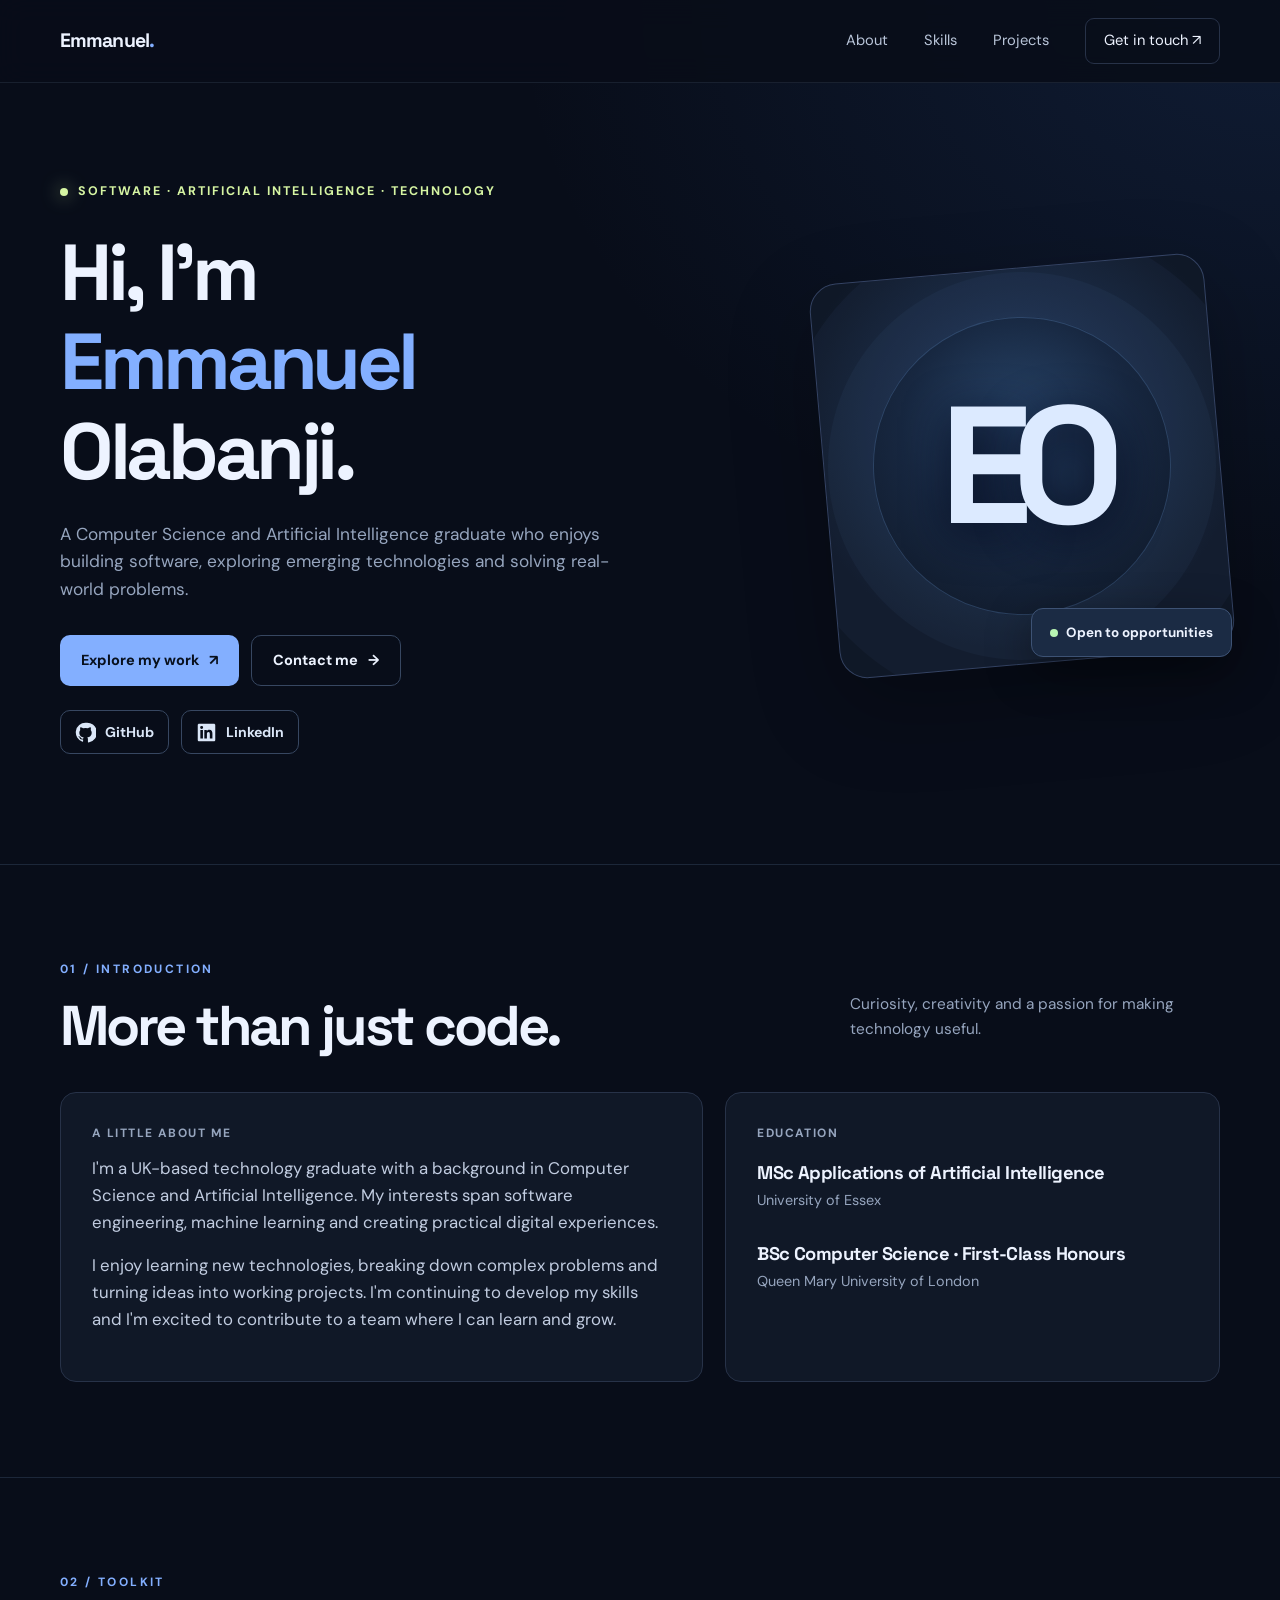
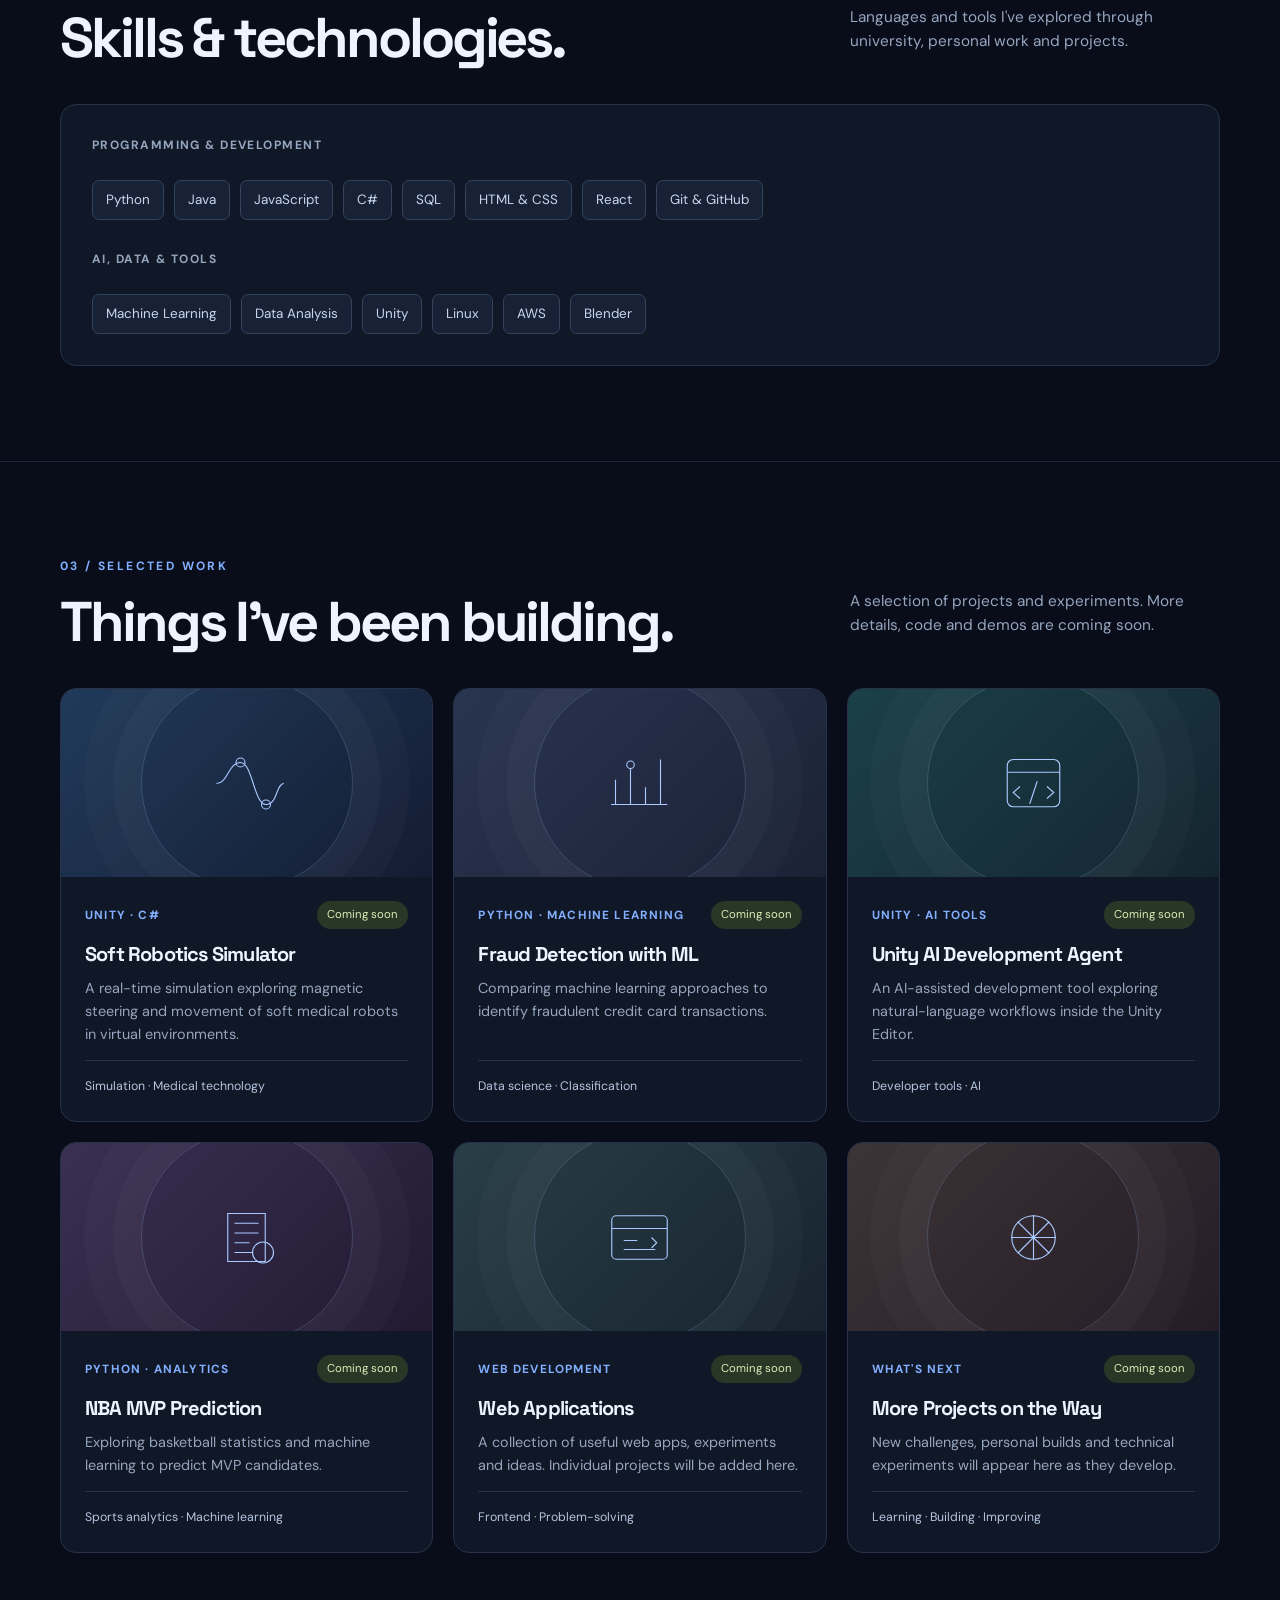
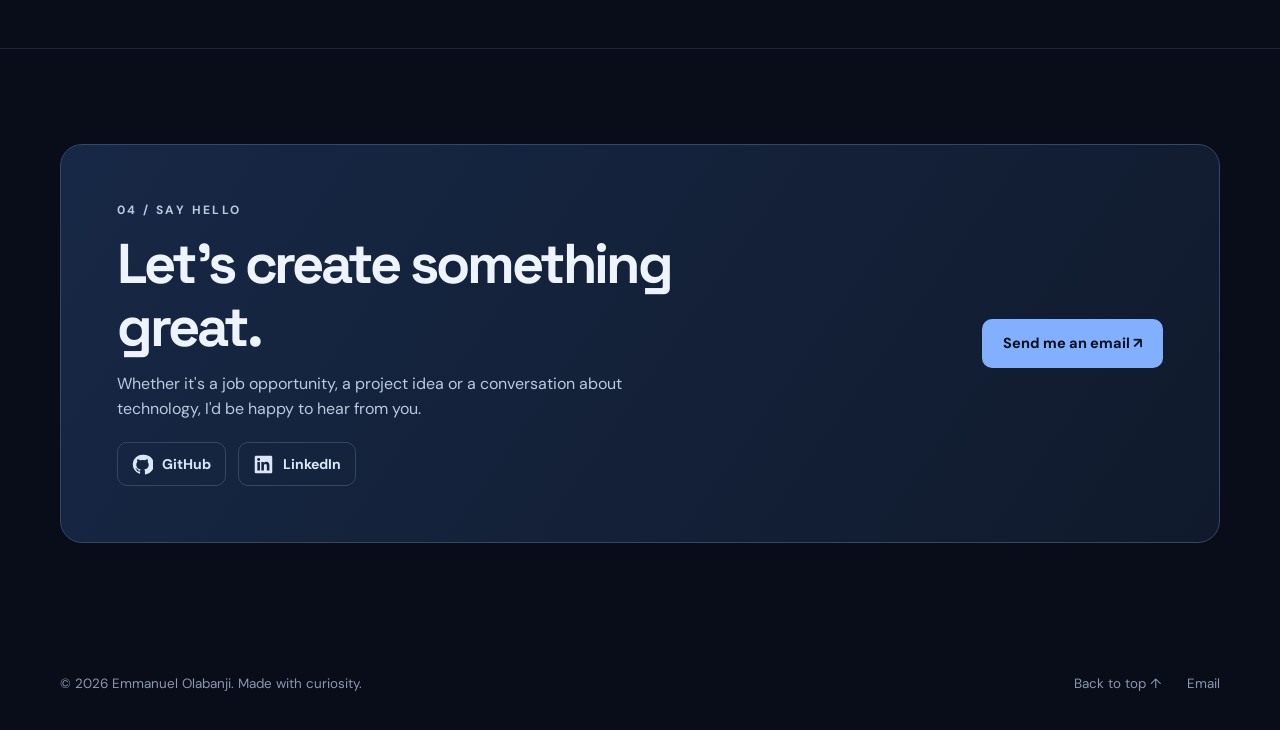
<file: index.html>
<!doctype html>
<html lang="en-GB">
<head>
  <meta charset="utf-8" />
  <meta name="viewport" content="width=device-width, initial-scale=1" />
  <meta name="theme-color" content="#0b1020" />
  <meta name="description" content="Emmanuel Olabanji — Computer Science and Artificial Intelligence graduate. Exploring software engineering, AI and creative technology." />
  <title>Emmanuel Olabanji — Software & AI Portfolio</title>
  <link rel="preconnect" href="https://fonts.googleapis.com" />
  <link rel="preconnect" href="https://fonts.gstatic.com" crossorigin />
  <link href="https://fonts.googleapis.com/css2?family=DM+Sans:wght@400;500;600;700&family=Space+Grotesk:wght@400;500;600;700&display=swap" rel="stylesheet" />
  <style>
    :root{--bg:#080d19;--surface:#101827;--surface2:#141e30;--line:#273248;--text:#edf3ff;--muted:#96a5be;--blue:#83afff;--lime:#d6f5a3;--max:1160px}
    *{box-sizing:border-box}html{scroll-behavior:smooth}body{margin:0;background:var(--bg);color:var(--text);font-family:'DM Sans',system-ui,sans-serif;line-height:1.6}body::before{content:"";position:absolute;top:0;right:0;width:65vw;height:640px;pointer-events:none;background:radial-gradient(ellipse at top right,rgba(50,97,175,.18),transparent 65%)}a{color:inherit;text-decoration:none}button{font:inherit}::selection{background:#83afff;color:#08101d}.container{width:min(calc(100% - 48px),var(--max));margin:auto}.header{position:sticky;top:0;z-index:10;background:rgba(8,13,25,.88);backdrop-filter:blur(14px);border-bottom:1px solid rgba(151,173,210,.12)}.nav{height:82px;display:flex;align-items:center;justify-content:space-between;gap:20px}.brand{font-family:'Space Grotesk',sans-serif;font-size:1.22rem;font-weight:700;letter-spacing:-.045em}.brand span{color:var(--blue)}.navlinks{display:flex;gap:36px;align-items:center;color:#b9c5d9;font-size:.92rem}.navlinks a:hover,.footer a:hover{color:var(--blue)}.navcta{padding:10px 18px;border:1px solid var(--line);border-radius:9px;color:var(--text)!important}.navcta:hover{border-color:var(--blue)}.menu{display:none;background:transparent;border:1px solid var(--line);border-radius:8px;color:var(--text);padding:8px 12px}.hero{min-height:650px;display:grid;grid-template-columns:1.5fr .85fr;align-items:center;gap:65px;padding:95px 0 110px}.eyebrow{display:inline-flex;align-items:center;gap:10px;color:var(--lime);font-size:.78rem;font-weight:700;letter-spacing:.16em;text-transform:uppercase}.dot{height:8px;width:8px;background:var(--lime);border-radius:50%;box-shadow:0 0 18px rgba(214,245,163,.7)}h1,h2,h3,p{margin-top:0}h1,h2,h3{font-family:'Space Grotesk',sans-serif;line-height:1.13;letter-spacing:-.055em}h1{font-size:clamp(3.4rem,6.2vw,6rem);margin:24px 0}.gradient{color:var(--blue)}.intro{color:var(--muted);font-size:1.08rem;max-width:590px;margin-bottom:31px}.buttons{display:flex;flex-wrap:wrap;gap:12px}.btn{display:inline-flex;align-items:center;justify-content:center;gap:10px;padding:13px 21px;border-radius:10px;font-weight:700;font-size:.91rem;transition:transform .2s,background .2s}.btn:hover{transform:translateY(-2px)}.btn.primary{background:var(--blue);color:#08101d}.btn.secondary{border:1px solid #374761;color:var(--text)}.hero-art{position:relative;aspect-ratio:1/1.08;display:grid;place-items:center}.artbox{width:100%;aspect-ratio:1;border:1px solid #344363;border-radius:28px;background:radial-gradient(circle at 50% 40%,#29466b 0,#172740 38%,#0f1827 73%);transform:rotate(-5deg);box-shadow:0 30px 85px #0004;display:grid;place-items:center;overflow:hidden}.artbox:before{content:"";position:absolute;width:75%;aspect-ratio:1;border:1px solid #5b84bb55;border-radius:50%;box-shadow:0 0 0 45px #87aefe0a,0 0 0 95px #87aefe09}.initials{font-family:'Space Grotesk';font-size:clamp(6rem,13vw,11rem);font-weight:700;letter-spacing:-.12em;color:#dceaff;transform:rotate(5deg);z-index:1;text-shadow:0 10px 45px #050b1f}.float-tag{position:absolute;right:-12px;bottom:23px;background:#1b2b44;border:1px solid #3d5274;box-shadow:0 14px 45px #0006;padding:13px 18px;border-radius:12px;font-size:.84rem;font-weight:700}.tag-dot{display:inline-block;background:#b8f5b3;width:8px;height:8px;border-radius:50%;margin-right:8px}.section{padding:95px 0;border-top:1px solid #1c2739;scroll-margin-top:80px}.section-head{display:flex;justify-content:space-between;align-items:end;gap:30px;margin-bottom:35px}.kicker{font-size:.75rem;text-transform:uppercase;letter-spacing:.2em;color:var(--blue);font-weight:700;margin-bottom:14px}.section h2{font-size:clamp(2.2rem,4.4vw,3.5rem);margin:0}.section-note{max-width:370px;color:var(--muted);font-size:.96rem}.about-grid{display:grid;grid-template-columns:1.3fr 1fr;gap:22px}.panel{background:var(--surface);border:1px solid var(--line);border-radius:16px;padding:31px}.about-copy{font-size:1.05rem;color:#c1cce0}.mini-label{font-size:.75rem;text-transform:uppercase;letter-spacing:.12em;color:var(--muted);font-weight:700}.education{display:grid;gap:24px}.education h3{font-size:1.15rem;margin:8px 0 5px;letter-spacing:-.03em}.education p{color:var(--muted);margin:0;font-size:.9rem}.skills{display:flex;gap:10px;flex-wrap:wrap;margin-top:25px}.chip{border:1px solid #34425a;background:#172237;color:#c9d6eb;padding:8px 13px;border-radius:7px;font-size:.84rem}.projects{display:grid;grid-template-columns:repeat(3,1fr);gap:20px}.project{background:var(--surface);border:1px solid var(--line);border-radius:16px;overflow:hidden;display:flex;flex-direction:column;transition:transform .2s,border-color .2s}.project:hover{transform:translateY(-4px);border-color:#4c6387}.project-art{height:188px;position:relative;overflow:hidden;display:flex;align-items:center;justify-content:center;background:linear-gradient(135deg,#213a5a,#131c32)}.project-art::before{content:"";position:absolute;width:210px;height:210px;border:1px solid #8bacda44;border-radius:50%;box-shadow:0 0 0 28px #ffffff06,0 0 0 57px #ffffff05}.project-art svg{position:relative;z-index:1;width:75px;height:75px;stroke:#a9c9ff;fill:none;stroke-width:1.5}.project:nth-child(2) .project-art{background:linear-gradient(135deg,#29344f,#1b2236)}.project:nth-child(3) .project-art{background:linear-gradient(135deg,#1b4048,#142530)}.project:nth-child(4) .project-art{background:linear-gradient(135deg,#3a3052,#211a31)}.project:nth-child(5) .project-art{background:linear-gradient(135deg,#293e48,#17232e)}.project:nth-child(6) .project-art{background:linear-gradient(135deg,#3d3436,#251c27)}.project-body{padding:24px;display:flex;flex:1;flex-direction:column}.project-top{display:flex;justify-content:space-between;gap:10px;align-items:center;margin-bottom:14px}.category{color:var(--blue);font-size:.74rem;text-transform:uppercase;letter-spacing:.1em;font-weight:700}.status{font-size:.71rem;color:#dfedb8;background:#293726;padding:5px 10px;border-radius:999px;white-space:nowrap}.project h3{font-size:1.25rem;margin-bottom:11px;letter-spacing:-.04em}.project p{color:var(--muted);font-size:.9rem;flex:1}.project-footer{color:#b6c5df;font-size:.77rem;padding-top:16px;border-top:1px solid var(--line)}.contact{background:linear-gradient(125deg,#172846,#101a2c);border:1px solid #334767;border-radius:22px;padding:56px;display:flex;justify-content:space-between;align-items:center;gap:35px}.contact h2{max-width:580px;margin:12px 0}.contact p{color:#bac9df;max-width:550px;margin-bottom:0}.footer{display:flex;justify-content:space-between;gap:20px;align-items:center;padding:35px 0;color:#8998b2;font-size:.84rem}.footer-links{display:flex;gap:25px}.skip{position:absolute;left:-999px}.skip:focus{left:15px;top:15px;z-index:100;background:#fff;color:#000;padding:8px}@media(max-width:900px){.hero{gap:35px;min-height:570px}.projects{grid-template-columns:repeat(2,1fr)}.hero-art{max-width:320px}.contact{padding:35px}}@media(max-width:680px){.container{width:min(calc(100% - 36px),var(--max))}.nav{height:70px}.menu{display:block}.navlinks{display:none;position:absolute;top:70px;left:0;right:0;background:#101827;border-bottom:1px solid var(--line);padding:20px 24px;flex-direction:column;align-items:flex-start;gap:18px}.navlinks.open{display:flex}.hero{grid-template-columns:1fr;gap:20px;padding:65px 0 80px}.hero-art{max-width:270px;width:80%;justify-self:center}.section{padding:72px 0}.section-head{display:block}.section-note{margin-top:15px}.about-grid,.projects{grid-template-columns:1fr}.contact{display:block;padding:29px}.contact .btn{margin-top:25px}.footer{flex-direction:column;align-items:flex-start}h1{font-size:clamp(3.15rem,12vw,5rem)}}@media(prefers-reduced-motion:reduce){html{scroll-behavior:auto}.btn,.project{transition:none}}
  .social-links{display:flex;align-items:center;flex-wrap:wrap;gap:12px;margin-top:24px}.social-links a{display:inline-flex;align-items:center;gap:9px;padding:10px 14px;border:1px solid #374761;border-radius:10px;color:#dbe7f8;font-size:.88rem;font-weight:700;transition:color .2s,border-color .2s,transform .2s}.social-links a:hover,.social-links a:focus-visible{color:var(--blue);border-color:var(--blue);transform:translateY(-2px)}.social-links svg{width:21px;height:21px;flex:none}.contact-social{margin-top:20px}.footer-links{align-items:center;flex-wrap:wrap}@media(prefers-reduced-motion:reduce){.social-links a{transition:none}}
  </style>
</head>
<body>
<a class="skip" href="#main">Skip to main content</a>
<header class="header"><nav class="container nav" aria-label="Main navigation"><a class="brand" href="#top">Emmanuel<span>.</span></a><button class="menu" id="menu" aria-expanded="false" aria-controls="navlinks" aria-label="Toggle navigation">☰</button><div class="navlinks" id="navlinks"><a href="#about">About</a><a href="#skills">Skills</a><a href="#projects">Projects</a><a class="navcta" href="#contact">Get in touch ↗</a></div></nav></header>
<main id="main"><div class="container" id="top"><section class="hero" aria-labelledby="hero-title"><div><div class="eyebrow"><span class="dot"></span> Software · Artificial Intelligence · Technology</div><h1 id="hero-title">Hi, I'm <br><span class="gradient">Emmanuel</span><br>Olabanji.</h1><p class="intro">A Computer Science and Artificial Intelligence graduate who enjoys building software, exploring emerging technologies and solving real-world problems.</p><div class="buttons"><a class="btn primary" href="#projects">Explore my work <span aria-hidden="true">↗</span></a><a class="btn secondary" href="mailto:emmanuelolabanji@gmail.com">Contact me <span aria-hidden="true">→</span></a></div><div class="social-links" aria-label="Social profiles"><a href="https://github.com/Emmanuel-Olabanji" target="_blank" rel="noopener noreferrer" aria-label="Visit Emmanuel's GitHub profile" title="GitHub"><svg viewBox="0 0 24 24" aria-hidden="true" fill="currentColor"><path d="M12 .9a11.1 11.1 0 0 0-3.51 21.63c.55.1.76-.24.76-.54v-2.11c-3.09.67-3.74-1.31-3.74-1.31-.5-1.29-1.23-1.63-1.23-1.63-1.01-.69.08-.68.08-.68 1.12.08 1.71 1.15 1.71 1.15 1 .1.77 2.33 3.2 1.65.1-.73.4-1.22.72-1.5-2.47-.28-5.07-1.24-5.07-5.51 0-1.22.44-2.22 1.15-3-.12-.28-.5-1.42.11-2.96 0 0 .94-.3 3.05 1.15a10.6 10.6 0 0 1 5.55 0c2.11-1.45 3.05-1.15 3.05-1.15.61 1.54.23 2.68.11 2.96.72.78 1.15 1.78 1.15 3 0 4.28-2.6 5.23-5.08 5.5.41.36.77 1.05.77 2.12v3.14c0 .3.2.65.77.54A11.1 11.1 0 0 0 12 .9Z"/></svg><span>GitHub</span></a><a href="https://www.linkedin.com/in/emmanuelolabanji/" target="_blank" rel="noopener noreferrer" aria-label="Visit Emmanuel's LinkedIn profile" title="LinkedIn"><svg viewBox="0 0 24 24" aria-hidden="true" fill="currentColor"><path d="M20.45 2H3.55C2.69 2 2 2.68 2 3.52v16.96c0 .84.69 1.52 1.55 1.52h16.9c.86 0 1.55-.68 1.55-1.52V3.52c0-.84-.69-1.52-1.55-1.52ZM7.93 18.75H4.98V9.2h2.95v9.55ZM6.46 7.89a1.71 1.71 0 1 1 0-3.42 1.71 1.71 0 0 1 0 3.42Zm12.3 10.86h-2.95V14.1c0-1.11-.02-2.54-1.55-2.54-1.55 0-1.79 1.21-1.79 2.46v4.73H9.52V9.2h2.83v1.31h.04c.39-.75 1.36-1.54 2.79-1.54 2.99 0 3.58 1.97 3.58 4.53v5.25Z"/></svg><span>LinkedIn</span></a></div></div><div class="hero-art" aria-hidden="true"><div class="artbox"><span class="initials">EO</span></div><div class="float-tag"><span class="tag-dot"></span>Open to opportunities</div></div></section></div>
<section class="section" id="about"><div class="container"><div class="section-head"><div><p class="kicker">01 / Introduction</p><h2>More than just code.</h2></div><p class="section-note">Curiosity, creativity and a passion for making technology useful.</p></div><div class="about-grid"><div class="panel"><p class="mini-label">A little about me</p><p class="about-copy">I'm a UK-based technology graduate with a background in Computer Science and Artificial Intelligence. My interests span software engineering, machine learning and creating practical digital experiences.</p><p class="about-copy">I enjoy learning new technologies, breaking down complex problems and turning ideas into working projects. I'm continuing to develop my skills and I'm excited to contribute to a team where I can learn and grow.</p></div><div class="panel"><p class="mini-label">Education</p><div class="education"><div><h3>MSc Applications of Artificial Intelligence</h3><p>University of Essex</p></div><div><h3>BSc Computer Science · First-Class Honours</h3><p>Queen Mary University of London</p></div></div></div></div></div></section>
<section class="section" id="skills"><div class="container"><div class="section-head"><div><p class="kicker">02 / Toolkit</p><h2>Skills & technologies.</h2></div><p class="section-note">Languages and tools I've explored through university, personal work and projects.</p></div><div class="panel"><p class="mini-label">Programming & development</p><div class="skills"><span class="chip">Python</span><span class="chip">Java</span><span class="chip">JavaScript</span><span class="chip">C#</span><span class="chip">SQL</span><span class="chip">HTML & CSS</span><span class="chip">React</span><span class="chip">Git & GitHub</span></div><p class="mini-label" style="margin-top:30px">AI, data & tools</p><div class="skills"><span class="chip">Machine Learning</span><span class="chip">Data Analysis</span><span class="chip">Unity</span><span class="chip">Linux</span><span class="chip">AWS</span><span class="chip">Blender</span></div></div></div></section>
<section class="section" id="projects"><div class="container"><div class="section-head"><div><p class="kicker">03 / Selected work</p><h2>Things I've been building.</h2></div><p class="section-note">A selection of projects and experiments. More details, code and demos are coming soon.</p></div><div class="projects">
<article class="project"><div class="project-art"><svg viewBox="0 0 100 100" aria-hidden="true"><path d="M10 50C25 50 26 22 42 22S60 78 76 78s13-28 24-28"/><circle cx="42" cy="22" r="6"/><circle cx="76" cy="78" r="6"/></svg></div><div class="project-body"><div class="project-top"><span class="category">Unity · C#</span><span class="status">Coming soon</span></div><h3>Soft Robotics Simulator</h3><p>A real-time simulation exploring magnetic steering and movement of soft medical robots in virtual environments.</p><div class="project-footer">Simulation · Medical technology</div></div></article>
<article class="project"><div class="project-art"><svg viewBox="0 0 100 100" aria-hidden="true"><path d="M18 78V45M38 78V30M58 78V55M78 78V18M12 78h75"/><circle cx="38" cy="25" r="5"/></svg></div><div class="project-body"><div class="project-top"><span class="category">Python · Machine Learning</span><span class="status">Coming soon</span></div><h3>Fraud Detection with ML</h3><p>Comparing machine learning approaches to identify fraudulent credit card transactions.</p><div class="project-footer">Data science · Classification</div></div></article>
<article class="project"><div class="project-art"><svg viewBox="0 0 100 100" aria-hidden="true"><rect x="15" y="18" width="70" height="63" rx="8"/><path d="M15 35h70M32 54l-9 8 9 8m36-16 9 8-9 8M55 47l-10 30"/></svg></div><div class="project-body"><div class="project-top"><span class="category">Unity · AI Tools</span><span class="status">Coming soon</span></div><h3>Unity AI Development Agent</h3><p>An AI-assisted development tool exploring natural-language workflows inside the Unity Editor.</p><div class="project-footer">Developer tools · AI</div></div></article>
<article class="project"><div class="project-art"><svg viewBox="0 0 100 100" aria-hidden="true"><path d="M25 18h50v64H25zM34 31h32M34 44h32M34 57h20M34 70h25"/><circle cx="72" cy="70" r="14"/></svg></div><div class="project-body"><div class="project-top"><span class="category">Python · Analytics</span><span class="status">Coming soon</span></div><h3>NBA MVP Prediction</h3><p>Exploring basketball statistics and machine learning to predict MVP candidates.</p><div class="project-footer">Sports analytics · Machine learning</div></div></article>
<article class="project"><div class="project-art"><svg viewBox="0 0 100 100" aria-hidden="true"><rect x="13" y="21" width="74" height="58" rx="6"/><path d="M13 38h74M29 54h18M29 66h42M66 50l7 7-7 7"/></svg></div><div class="project-body"><div class="project-top"><span class="category">Web development</span><span class="status">Coming soon</span></div><h3>Web Applications</h3><p>A collection of useful web apps, experiments and ideas. Individual projects will be added here.</p><div class="project-footer">Frontend · Problem-solving</div></div></article>
<article class="project"><div class="project-art"><svg viewBox="0 0 100 100" aria-hidden="true"><circle cx="50" cy="50" r="29"/><path d="M50 20v60M20 50h60M29 29l42 42M71 29 29 71"/></svg></div><div class="project-body"><div class="project-top"><span class="category">What's next</span><span class="status">Coming soon</span></div><h3>More Projects on the Way</h3><p>New challenges, personal builds and technical experiments will appear here as they develop.</p><div class="project-footer">Learning · Building · Improving</div></div></article>
</div></div></section>
<section class="section" id="contact"><div class="container"><div class="contact"><div><p class="kicker">04 / Say hello</p><h2>Let's create something great.</h2><p>Whether it's a job opportunity, a project idea or a conversation about technology, I'd be happy to hear from you.</p><div class="social-links contact-social" aria-label="Social profiles"><a href="https://github.com/Emmanuel-Olabanji" target="_blank" rel="noopener noreferrer" aria-label="Visit Emmanuel's GitHub profile" title="GitHub"><svg viewBox="0 0 24 24" aria-hidden="true" fill="currentColor"><path d="M12 .9a11.1 11.1 0 0 0-3.51 21.63c.55.1.76-.24.76-.54v-2.11c-3.09.67-3.74-1.31-3.74-1.31-.5-1.29-1.23-1.63-1.23-1.63-1.01-.69.08-.68.08-.68 1.12.08 1.71 1.15 1.71 1.15 1 .1.77 2.33 3.2 1.65.1-.73.4-1.22.72-1.5-2.47-.28-5.07-1.24-5.07-5.51 0-1.22.44-2.22 1.15-3-.12-.28-.5-1.42.11-2.96 0 0 .94-.3 3.05 1.15a10.6 10.6 0 0 1 5.55 0c2.11-1.45 3.05-1.15 3.05-1.15.61 1.54.23 2.68.11 2.96.72.78 1.15 1.78 1.15 3 0 4.28-2.6 5.23-5.08 5.5.41.36.77 1.05.77 2.12v3.14c0 .3.2.65.77.54A11.1 11.1 0 0 0 12 .9Z"/></svg><span>GitHub</span></a><a href="https://www.linkedin.com/in/emmanuelolabanji/" target="_blank" rel="noopener noreferrer" aria-label="Visit Emmanuel's LinkedIn profile" title="LinkedIn"><svg viewBox="0 0 24 24" aria-hidden="true" fill="currentColor"><path d="M20.45 2H3.55C2.69 2 2 2.68 2 3.52v16.96c0 .84.69 1.52 1.55 1.52h16.9c.86 0 1.55-.68 1.55-1.52V3.52c0-.84-.69-1.52-1.55-1.52ZM7.93 18.75H4.98V9.2h2.95v9.55ZM6.46 7.89a1.71 1.71 0 1 1 0-3.42 1.71 1.71 0 0 1 0 3.42Zm12.3 10.86h-2.95V14.1c0-1.11-.02-2.54-1.55-2.54-1.55 0-1.79 1.21-1.79 2.46v4.73H9.52V9.2h2.83v1.31h.04c.39-.75 1.36-1.54 2.79-1.54 2.99 0 3.58 1.97 3.58 4.53v5.25Z"/></svg><span>LinkedIn</span></a></div></div><a class="btn primary" href="mailto:emmanuelolabanji@gmail.com">Send me an email ↗</a></div></div></section></main>
<footer class="container footer"><div>© <span id="year">2026</span> Emmanuel Olabanji. Made with curiosity.</div><div class="footer-links"><a href="#top">Back to top ↑</a><a href="mailto:emmanuelolabanji@gmail.com">Email</a></div></footer>
<script>document.getElementById('year').textContent=new Date().getFullYear();const menu=document.getElementById('menu'),links=document.getElementById('navlinks');menu.addEventListener('click',()=>{const expanded=menu.getAttribute('aria-expanded')==='true';menu.setAttribute('aria-expanded',String(!expanded));links.classList.toggle('open',!expanded)});links.querySelectorAll('a').forEach(a=>a.addEventListener('click',()=>{links.classList.remove('open');menu.setAttribute('aria-expanded','false')}));</script>
</body></html>
</file>
